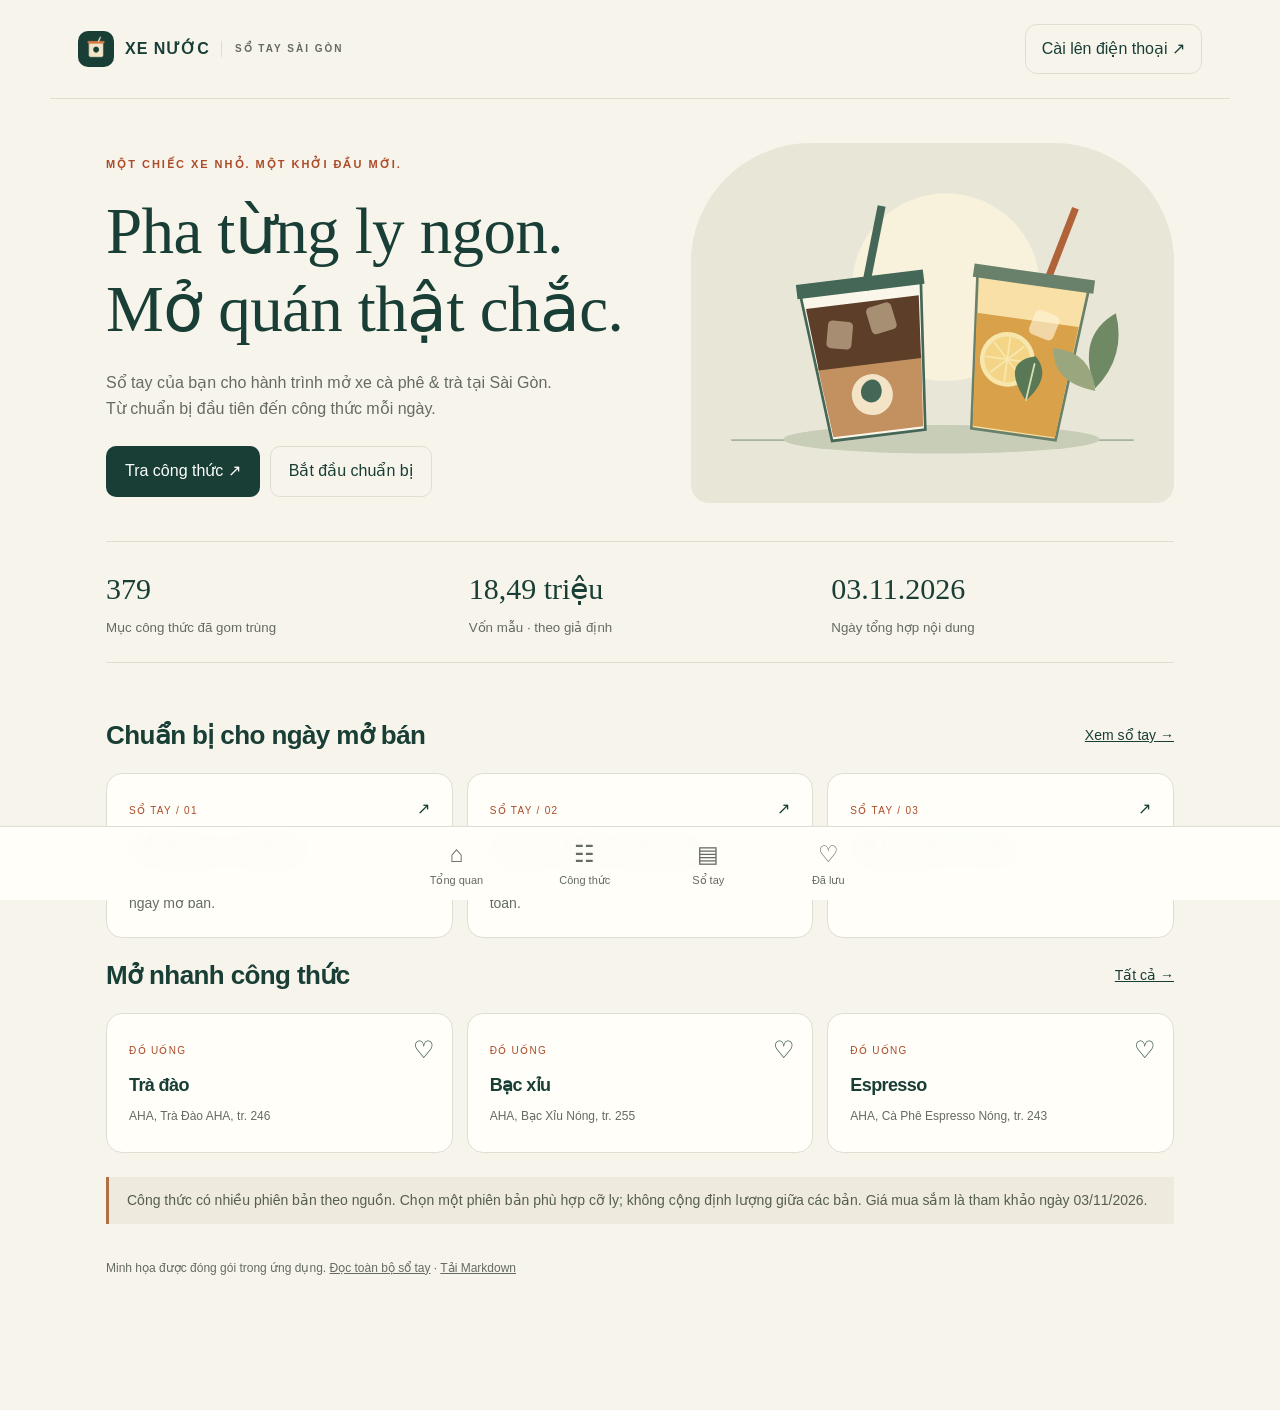
<file: index.html>
<!doctype html>
<html lang="vi"><head><meta charset="utf-8"><meta name="viewport" content="width=device-width,initial-scale=1,viewport-fit=cover"><meta name="theme-color" content="#183e35"><meta name="apple-mobile-web-app-capable" content="yes"><meta name="description" content="Sổ tay mở xe nước nhỏ ở Sài Gòn: 379 mục công thức, nguyên liệu, bảo quản và kế hoạch mua sắm."><title>Xe Nước · Sổ tay Sài Gòn</title><link rel="manifest" href="manifest.webmanifest"><link rel="apple-touch-icon" href="assets/icon-180.png"><link rel="icon" href="assets/icon-192.png"><link rel="stylesheet" href="style.css"><script src="app.js" defer></script></head>
<body><a class="skip" href="#main">Đến nội dung</a><header class="top"><a href="#home" class="brand"><img src="assets/icon-192.png" width="36" height="36" alt="">XE NƯỚC <span>SỔ TAY SÀI GÒN</span></a><button id="install" class="quiet">Cài lên điện thoại ↗</button></header><main id="main" tabindex="-1"><p class="loading">Đang mở sổ tay…</p></main><nav class="bottom" aria-label="Điều hướng chính"><a href="#home" data-tab="home">⌂<span>Tổng quan</span></a><a href="#recipes" data-tab="recipes">☷<span>Công thức</span></a><a href="#guides" data-tab="guides">▤<span>Sổ tay</span></a><a href="#saved" data-tab="saved">♡<span>Đã lưu</span></a></nav><div id="toast" role="status"></div><dialog id="help"><button id="closeHelp" class="quiet">Đóng ✕</button><h2>Mang sổ tay theo bạn</h2><p><b>iPhone/iPad:</b> mở bằng Safari → Chia sẻ → Thêm vào Màn hình chính.</p><p><b>Android:</b> mở bằng Chrome → menu ⋮ → Cài đặt ứng dụng / Thêm vào màn hình chính.</p><p>Chờ thông báo “Sẵn sàng xem ngoại tuyến” ở lần mở đầu có mạng. Link mua hàng cần Internet. Trình duyệt có thể giải phóng dữ liệu khi thiết bị thiếu chỗ.</p><p>Yêu thích và ghi chú chỉ lưu trên thiết bị này. Dùng “Xuất bản sao” trong mục Đã lưu để sao lưu.</p><p id="offlineState">Đang kiểm tra chế độ ngoại tuyến…</p></dialog><noscript>Vui lòng bật JavaScript hoặc <a href="book.html">đọc sổ tay đầy đủ tại đây</a>.</noscript></body></html>
</file>
<file: style.css>
:root{--bg:#f7f4ec;--ink:#183e35;--muted:#656b5f;--line:#dedfd3;--accent:#ac4b28;--card:#fffef9}*{box-sizing:border-box}body{margin:0;background:var(--bg);color:var(--ink);font:16px/1.65 -apple-system,BlinkMacSystemFont,'Segoe UI',sans-serif}button,input,select,textarea{font:inherit}a{color:inherit}button,a,input,select,textarea{-webkit-tap-highlight-color:transparent}button{cursor:pointer}button:focus-visible,a:focus-visible,input:focus-visible,textarea:focus-visible,select:focus-visible{outline:3px solid #d87d44;outline-offset:3px}button{border:1px solid var(--line);border-radius:12px;background:var(--card);padding:11px 16px;color:var(--ink)}.top{max-width:1180px;margin:auto;display:flex;align-items:center;justify-content:space-between;padding:24px 28px;border-bottom:1px solid var(--line)}.brand{display:flex;align-items:center;gap:11px;font-weight:800;letter-spacing:1px;text-decoration:none}.brand img{border-radius:10px}.brand span{font-size:10px;letter-spacing:2px;color:var(--muted);border-left:1px solid var(--line);padding-left:13px}.quiet{background:transparent}.skip{position:absolute;left:-9999px}.skip:focus{left:20px;top:10px;background:white;z-index:20}main{max-width:1124px;margin:auto;padding:34px 28px 120px}h1,h2,h3{line-height:1.2;letter-spacing:-.6px}h1{font-family:Georgia,'Times New Roman',serif;font-size:clamp(36px,5.7vw,65px);font-weight:500;margin:15px 0 22px}h2{font-size:26px}h3{font-size:20px}.eyebrow{text-transform:uppercase;font-size:11px;letter-spacing:2px;font-weight:750;color:var(--accent)}.hero{display:grid;grid-template-columns:1.15fr 1fr;gap:30px;align-items:center;padding:10px 0 38px}.hero p{color:var(--muted);max-width:460px}.hero-art{width:100%;background:#e8e7d7;border-radius:120px 120px 18px 18px}.actions{display:flex;gap:10px;flex-wrap:wrap;margin-top:24px}.primary{display:inline-block;background:var(--ink);color:#fff;padding:12px 19px;border-radius:10px;text-decoration:none;border:0}.secondary{display:inline-block;padding:11px 18px;border:1px solid var(--line);border-radius:10px;text-decoration:none}.stats{display:grid;grid-template-columns:repeat(3,1fr);border-block:1px solid var(--line);padding:22px 0;margin-bottom:35px;gap:20px}.stat b{display:block;font-family:Georgia,serif;font-size:30px;font-weight:500}.stat small{color:var(--muted)}.section-head{display:flex;justify-content:space-between;align-items:center;gap:12px}.section-head a{font-size:14px}.grid{display:grid;grid-template-columns:repeat(3,1fr);gap:14px}.card{display:block;border:1px solid var(--line);background:var(--card);border-radius:16px;padding:22px;text-decoration:none;transition:transform .15s}.card:hover{transform:translateY(-2px);border-color:#8b9d88}.card h3{margin:13px 0 10px}.card p{color:var(--muted);font-size:14px;margin:0}.tag{font-size:10px;text-transform:uppercase;letter-spacing:1.3px;color:var(--accent)}.arrow{float:right}.note{border-left:3px solid #b27047;padding:12px 18px;background:#eeeadd;font-size:14px;margin:24px 0;color:#555e4f}.bottom{position:fixed;z-index:8;bottom:0;left:0;right:0;display:flex;justify-content:center;gap:50px;background:#fffef9f5;backdrop-filter:blur(15px);border-top:1px solid var(--line);padding:8px 12px calc(8px + env(safe-area-inset-bottom))}.bottom a{min-width:70px;text-align:center;text-decoration:none;font-size:23px;color:var(--muted);line-height:1.3;padding:5px 13px;border-radius:12px}.bottom span{display:block;font-size:11px;margin-top:3px}.bottom a.active{background:#e7ece2;color:var(--ink)}.searchbar{position:sticky;top:0;background:var(--bg);padding:14px 0;z-index:3;display:flex;gap:10px}.searchbar input{width:100%;min-width:0;border:1px solid #bdc7b8;border-radius:12px;padding:14px 16px;background:var(--card);color:var(--ink)}.filters{display:flex;gap:8px;overflow:auto;padding:4px 0 15px}.filters button{white-space:nowrap;font-size:13px}.filters button.selected{color:white;background:var(--ink)}.count{font-size:13px;color:var(--muted);margin:5px 0 20px}.recipe-card{position:relative;padding-right:48px;min-height:140px}.heart{position:absolute;right:12px;top:16px;font-size:24px;padding:0 5px;border:0;background:none}.recipe-card>a{text-decoration:none}.recipe-card h3{font-size:18px}.recipe-card p{font-size:12px}.back{display:inline-block;margin-bottom:20px;text-decoration:none;color:var(--muted);font-size:14px}.reading{max-width:820px;margin:auto}.reading h1{font-size:42px}.toolbar{display:flex;gap:10px;flex-wrap:wrap;margin:20px 0}.prose{color:#303e35;overflow-wrap:anywhere}.prose h2{margin-top:38px;font-size:25px}.prose h3{margin-top:30px}.prose p,.prose li{line-height:1.85}.prose a{color:#8a3d1f;text-underline-offset:3px}.prose ul,.prose ol{padding-left:23px}.prose>h3:first-child{display:none}.table-scroll{overflow-x:auto;margin:20px 0;border:1px solid var(--line);border-radius:10px}.prose table{border-collapse:collapse;width:100%;font-size:14px;background:var(--card)}.prose th,.prose td{padding:12px;border-bottom:1px solid var(--line);text-align:left;min-width:130px;vertical-align:top}.prose th{background:#e7eadd;font-weight:650}.prose tr:last-child td{border:0}.personal{border-top:1px solid var(--line);margin-top:35px;padding-top:20px}.personal textarea{width:100%;min-height:130px;padding:14px;border:1px solid var(--line);border-radius:12px;background:var(--card);color:var(--ink)}.personal small{color:var(--muted)}.empty{text-align:center;padding:45px 20px;border:1px dashed var(--line);border-radius:14px}.empty p{color:var(--muted)}#toast{position:fixed;bottom:100px;left:50%;transform:translateX(-50%);max-width:90%;width:max-content;background:var(--ink);color:white;border-radius:12px;padding:12px 20px;font-size:14px;z-index:30;display:none}dialog{border:1px solid var(--line);border-radius:20px;max-width:470px;width:calc(100% - 32px);background:var(--bg);padding:25px;color:var(--ink)}dialog::backdrop{background:#102b27aa}#closeHelp{float:right}.book{padding:24px}.book main{max-width:950px}.book .prose table{display:block;overflow:auto}.checkrow{display:flex;gap:12px;padding:13px 0;border-bottom:1px solid var(--line)}.checkrow input{width:20px;height:20px;accent-color:var(--ink);flex-shrink:0}.checkrow:has(:checked) span{text-decoration:line-through;color:var(--muted)}.checkpanel{background:var(--card);border:1px solid var(--line);border-radius:15px;padding:22px;margin:25px 0}.checkpanel h3{margin-top:0}.footer{font-size:12px;color:var(--muted);margin-top:35px}.fileinput{display:none}@media(max-width:700px){.top{padding:17px 20px}.brand span{display:none}.top button{font-size:12px;padding:8px 10px}main{padding:24px 20px 115px}.hero{grid-template-columns:1fr;gap:20px;padding-bottom:26px}.hero-art{max-height:215px;border-radius:70px 70px 15px 15px}.hero h1{font-size:43px;margin:12px 0 15px}.hero p{font-size:15px}.hero .actions{margin-top:20px}.stats{gap:8px;padding:18px 0;margin-bottom:25px}.stat b{font-size:23px}.stat small{font-size:11px}.grid{grid-template-columns:1fr 1fr;gap:10px}.card{padding:17px}.recipe-card{padding-right:40px}.card h3{font-size:17px}.card p{font-size:12px}.bottom{gap:4px;justify-content:space-around}.bottom a{min-width:66px;padding:4px 10px}.reading h1{font-size:34px}.prose{font-size:16px}.guidegrid{grid-template-columns:1fr}.searchbar{padding-top:8px}h2{font-size:23px}.section-head a{font-size:12px}.prose th,.prose td{min-width:145px}.book{padding:10px}.book main{padding:12px}}@media(prefers-reduced-motion:reduce){*{transition:none!important}}@media print{.top,.bottom,.toolbar,.personal,.back{display:none}main{padding:0}.prose table{font-size:10px}.table-scroll{overflow:visible}body{background:white}}
</file>
